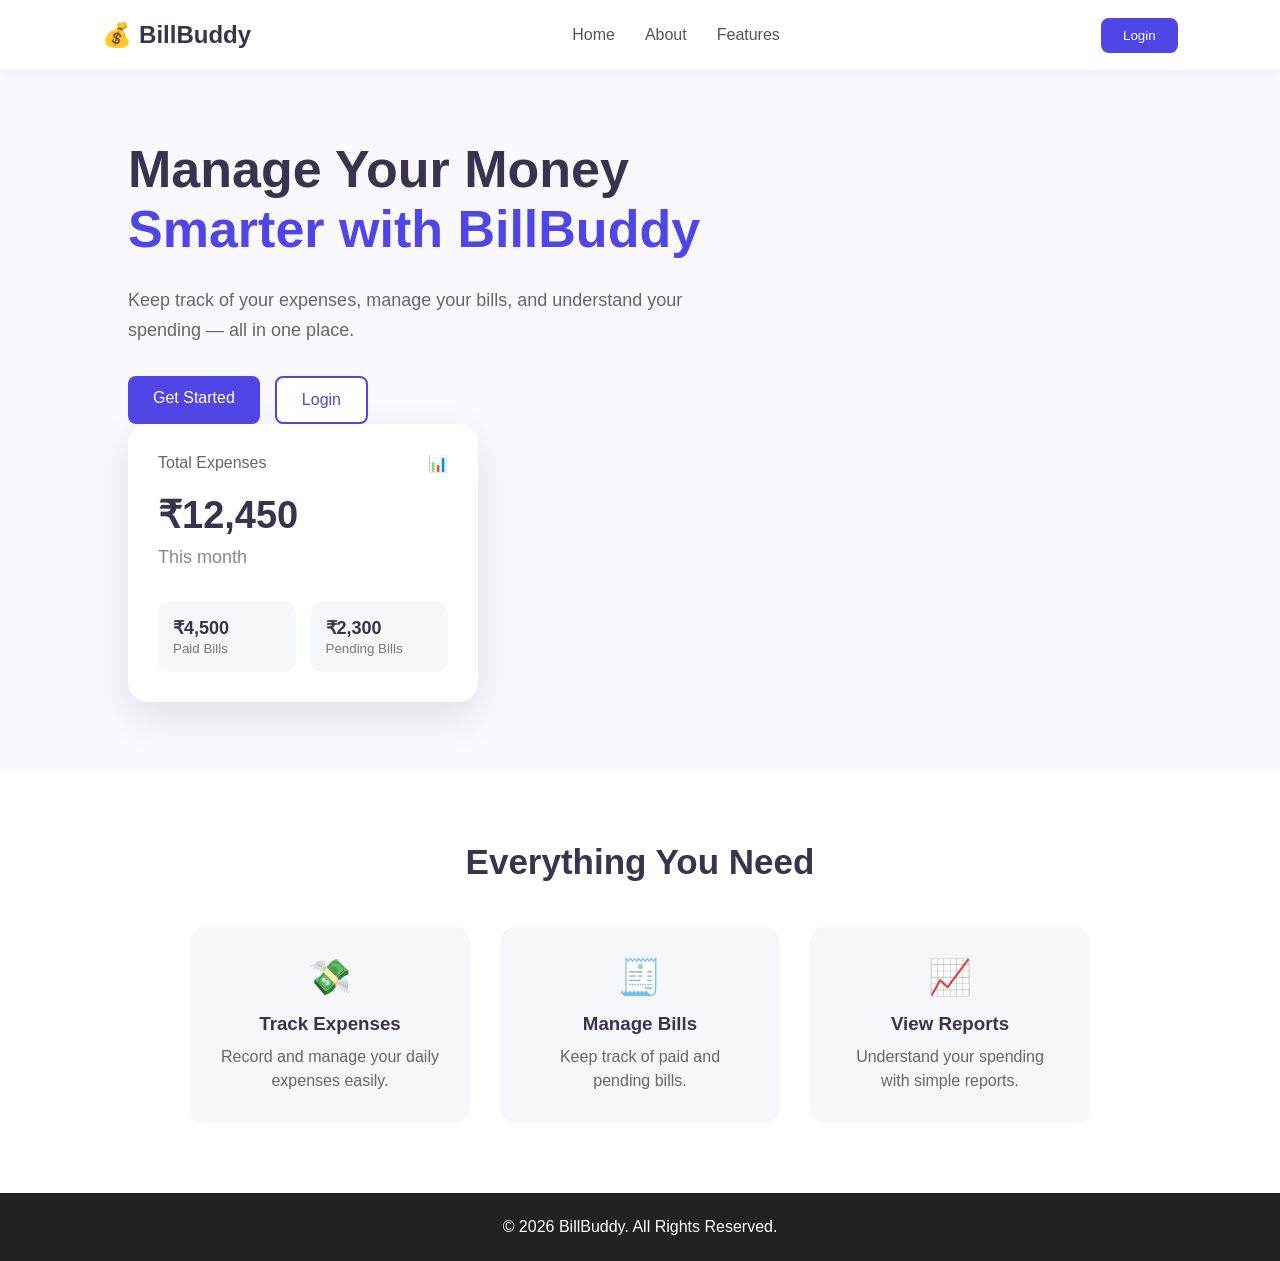
<file: index.html>
<!DOCTYPE html>
<html lang="en">

<head>
    <meta charset="UTF-8">
    <meta name="viewport" content="width=device-width, initial-scale=1.0">

    <title>BillBuddy</title>

    <link rel="stylesheet" href="style.css">
</head>

<body>

    <nav class="navbar">
        <div class="logo">💰 BillBuddy</div>

        <div class="nav-links">
            <a href="#">Home</a>
            <a href="#">About</a>
            <a href="#">Features</a>
        </div>

        <button class="login-btn" onclick="loginMessage()">Login</button>
    </nav>


    <main class="hero">

        <div class="hero-text">

            <h1>
                Manage Your Money<br>
                <span>Smarter with BillBuddy</span>
            </h1>

            <p>
                Keep track of your expenses, manage your bills,
                and understand your spending — all in one place.
            </p>

            <div class="buttons">
    <a href="signup.html" class="primary-btn">Get Started</a>
    <a href="login.html" class="secondary-btn">Login</a>
</div>
          
        <div class="hero-card">

            <div class="card-header">
                <span>Total Expenses</span>
                <span>📊</span>
            </div>

            <h2>₹12,450</h2>

            <p>This month</p>

            <div class="mini-stats">

                <div>
                    <strong>₹4,500</strong>
                    <small>Paid Bills</small>
                </div>

                <div>
                    <strong>₹2,300</strong>
                    <small>Pending Bills</small>
                </div>

            </div>

        </div>

    </main>


    <section class="features">

        <h2>Everything You Need</h2>

        <div class="feature-container">

            <div class="feature">
                <div class="icon">💸</div>
                <h3>Track Expenses</h3>
                <p>Record and manage your daily expenses easily.</p>
            </div>

            <div class="feature">
                <div class="icon">🧾</div>
                <h3>Manage Bills</h3>
                <p>Keep track of paid and pending bills.</p>
            </div>

            <div class="feature">
                <div class="icon">📈</div>
                <h3>View Reports</h3>
                <p>Understand your spending with simple reports.</p>
            </div>

        </div>

    </section>


    <footer>
        <p>© 2026 BillBuddy. All Rights Reserved.</p>
    </footer>


    <script src="script.js"></script>

</body>

</html>
</file>
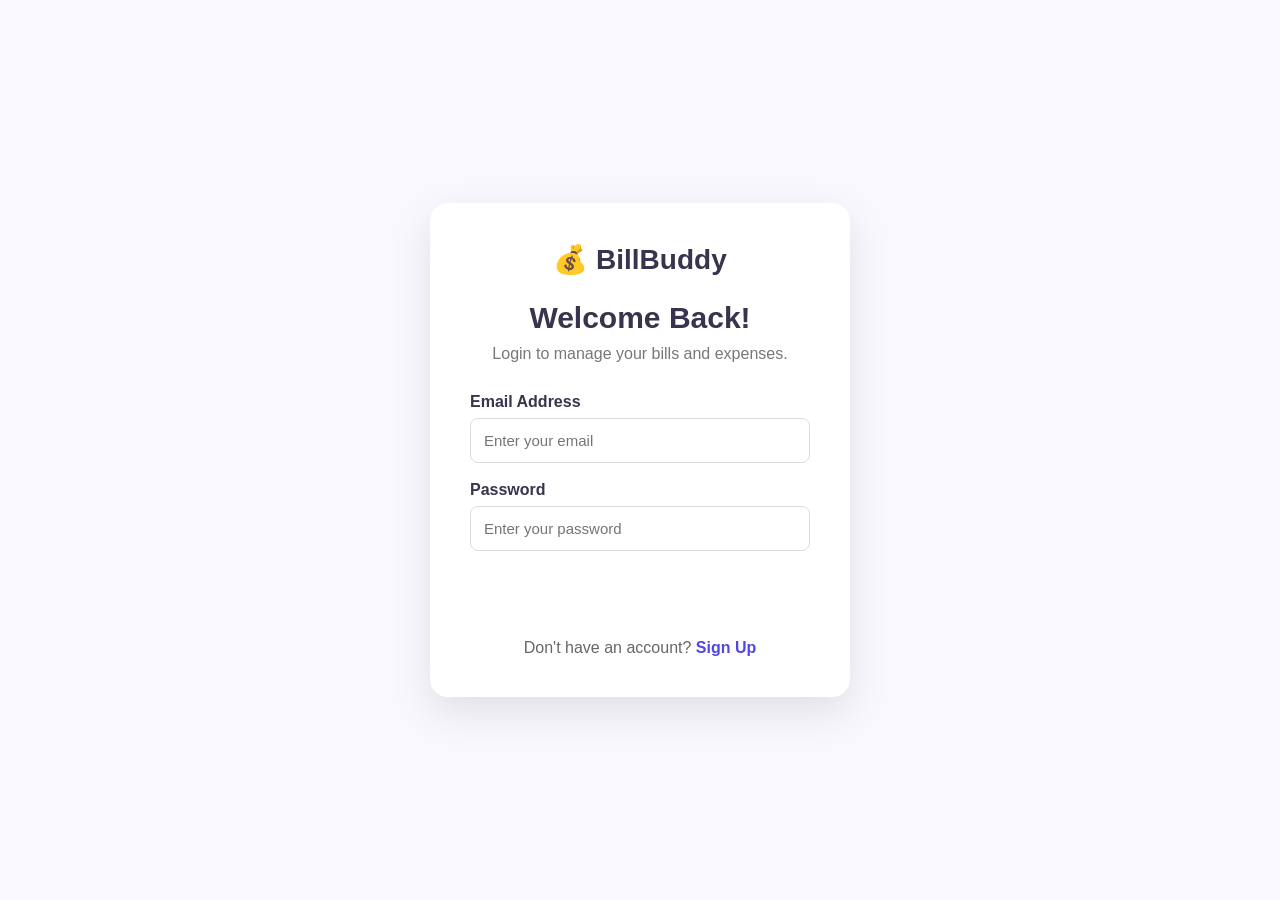
<file: dashboard.html>
<!DOCTYPE html>
<html lang="en">

<head>
    <meta charset="UTF-8">
    <meta name="viewport" content="width=device-width, initial-scale=1.0">

    <title>Dashboard - BillBuddy</title>

    <link rel="stylesheet" href="style.css">
</head>

<body>

    <!-- SIDEBAR -->

    <aside class="sidebar">

        <div class="dashboard-logo">
            💰 BillBuddy
        </div>

        <nav>

            <a href="dashboard.html" class="active">
                🏠 Dashboard
            </a>

            <a href="#expenses">
                💸 Expenses
            </a>

            <a href="#bills">
                🧾 Bills
            </a>

            <a href="#reports">
                📊 Reports
            </a>

        </nav>

        <button class="logout-btn" onclick="logout()">
            🚪 Logout
        </button>

    </aside>


    <!-- MAIN CONTENT -->

    <main class="dashboard-main">

        <header class="dashboard-header">

            <div>
                <h1>Dashboard</h1>
                <p id="welcomeUser">
                    Welcome back! 👋
                </p>
            </div>

            <div class="profile">
                👤
            </div>

        </header>


        <!-- STAT CARDS -->

        <section class="stats">

            <div class="stat-card">
                <span>💸</span>
                <h3>Total Expenses</h3>
                <h2 id="totalExpenses">₹0</h2>
            </div>

            <div class="stat-card">
                <span>🧾</span>
                <h3>Total Bills</h3>
                <h2 id="totalBills">₹0</h2>
            </div>

            <div class="stat-card">
                <span>⏳</span>
                <h3>Pending Bills</h3>
                <h2 id="pendingBills">₹0</h2>
            </div>

            <div class="stat-card">
                <span>📅</span>
                <h3>This Month</h3>
                <h2 id="monthlyExpenses">₹0</h2>
            </div>

        </section>


        <!-- ADD EXPENSE -->

        <section class="dashboard-section" id="expenses">

            <div class="section-title">

                <div>
                    <h2>Expenses</h2>
                    <p>Track your daily spending.</p>
                </div>

            </div>


            <div class="expense-form">

                <input
                    type="text"
                    id="expenseName"
                    placeholder="Expense name"
                >

                <input
                    type="number"
                    id="expenseAmount"
                    placeholder="Amount (₹)"
                >

                <select id="expenseCategory">

                    <option value="Food">🍔 Food</option>

                    <option value="Travel">🚗 Travel</option>

                    <option value="Shopping">🛍 Shopping</option>

                    <option value="Bills">🧾 Bills</option>

                    <option value="Entertainment">🎬 Entertainment</option>

                    <option value="Other">📦 Other</option>

                </select>

                <input
                    type="date"
                    id="expenseDate"
                >

                <button
                    class="primary-btn"
                    onclick="addExpense()"
                >
                    + Add Expense
                </button>

            </div>


            <!-- EXPENSE LIST -->

            <div class="expense-list">

                <h3>Recent Expenses</h3>

                <div id="expenseList">

                    <p class="empty-message">
                        No expenses added yet.
                    </p>

                </div>

            </div>

        </section>

<!-- BILLS -->

<section class="dashboard-section" id="bills">

    <div class="section-title">

        <div>
            <h2>Bills</h2>
            <p>Manage your upcoming and paid bills.</p>
        </div>

    </div>


   <label for="reminderDays">🔔 Remind me before the due date</label>

<select id="reminderDays">
    <option value="0">On the due date</option>
    <option value="1" selected>1 day before</option>
    <option value="3">3 days before</option>
    <option value="7">7 days before</option>
</select>

    <!-- ADD BILL -->

    <div class="expense-form">

        <input
            type="text"
            id="billName"
            placeholder="Bill name"
        >

        <input
            type="number"
            id="billAmount"
            placeholder="Amount (₹)"
        >

        <input
            type="date"
            id="billDueDate"
        >

        <select id="billStatus">

            <option value="Pending">
                ⏳ Pending
            </option>

            <option value="Paid">
                ✅ Paid
            </option>

        </select>

        <button
            class="primary-btn"
            onclick="addBill()"
        >
            + Add Bill
        </button>

    </div>


    <!-- BILL LIST -->

    <div class="expense-list">

        <h3>Your Bills</h3>

        <div id="billList">

            <p class="empty-message">
                No bills added yet.
            </p>

        </div>

    </div>

</section>

  <!-- SMART BUDGET PLANNER -->

<section class="budget-planner">
    <h2>💰 Smart Budget Planner</h2>
    <p>Plan your money, protect your savings! 🌷</p>

```
<form id="budgetForm">
    <label for="monthlyIncome">Monthly Available Money (₹)</label>
    <input
        type="number"
        id="monthlyIncome"
        placeholder="e.g. 15000"
        min="0"
        step="0.01"
        required
    >

    <label for="savingsGoal">Monthly Savings Target (₹)</label>
    <input
        type="number"
        id="savingsGoal"
        placeholder="e.g. 3000"
        min="0"
        step="0.01"
        required
    >

    <button type="submit">✨ Calculate My Budget</button>
</form>

<div id="budgetResult" aria-live="polite"></div>
```

</section>


<!-- REPORTS -->

<section class="dashboard-section" id="reports">

    <div class="section-title">
        <div>
            <h2>Reports</h2>
            <p>Understand where your money is going.</p>
        </div>
    </div>


    <div class="monthly-filter">
    <label for="reportMonth">📅 Select Month:</label>
    <select id="reportMonth">
        <option value="0">January</option>
        <option value="1">February</option>
        <option value="2">March</option>
        <option value="3">April</option>
        <option value="4">May</option>
        <option value="5">June</option>
        <option value="6">July</option>
        <option value="7">August</option>
        <option value="8">September</option>
        <option value="9">October</option>
        <option value="10">November</option>
        <option value="11">December</option>
    </select>

```
<label for="reportYear">📆 Select Year:</label>
<select id="reportYear"></select>
```

</div>
;

    <div class="report-grid">

        <div class="report-card">
            <div class="report-icon">💰</div>
            <div>
                <h3>Total Spending</h3>
                <p id="reportTotal">₹0</p>
            </div>
        </div>

        <div class="report-card">
            <div class="report-icon">📅</div>
            <div>
                <h3>This Month</h3>
                <p id="reportMonthly">₹0</p>
            </div>
        </div>

    </div>

    <div class="expense-list">

        <h3>Spending by Category</h3>

        <div id="categoryReport">
            <p class="empty-message">
                Add some expenses to see your report.
            </p>
        </div>

    </div>

</section>
        
             <footer class="dashboard-footer">
            © 2026 BillBuddy
        </footer>

    </main>


    <script src="script.js"></script>

</body>

</html>
</file>
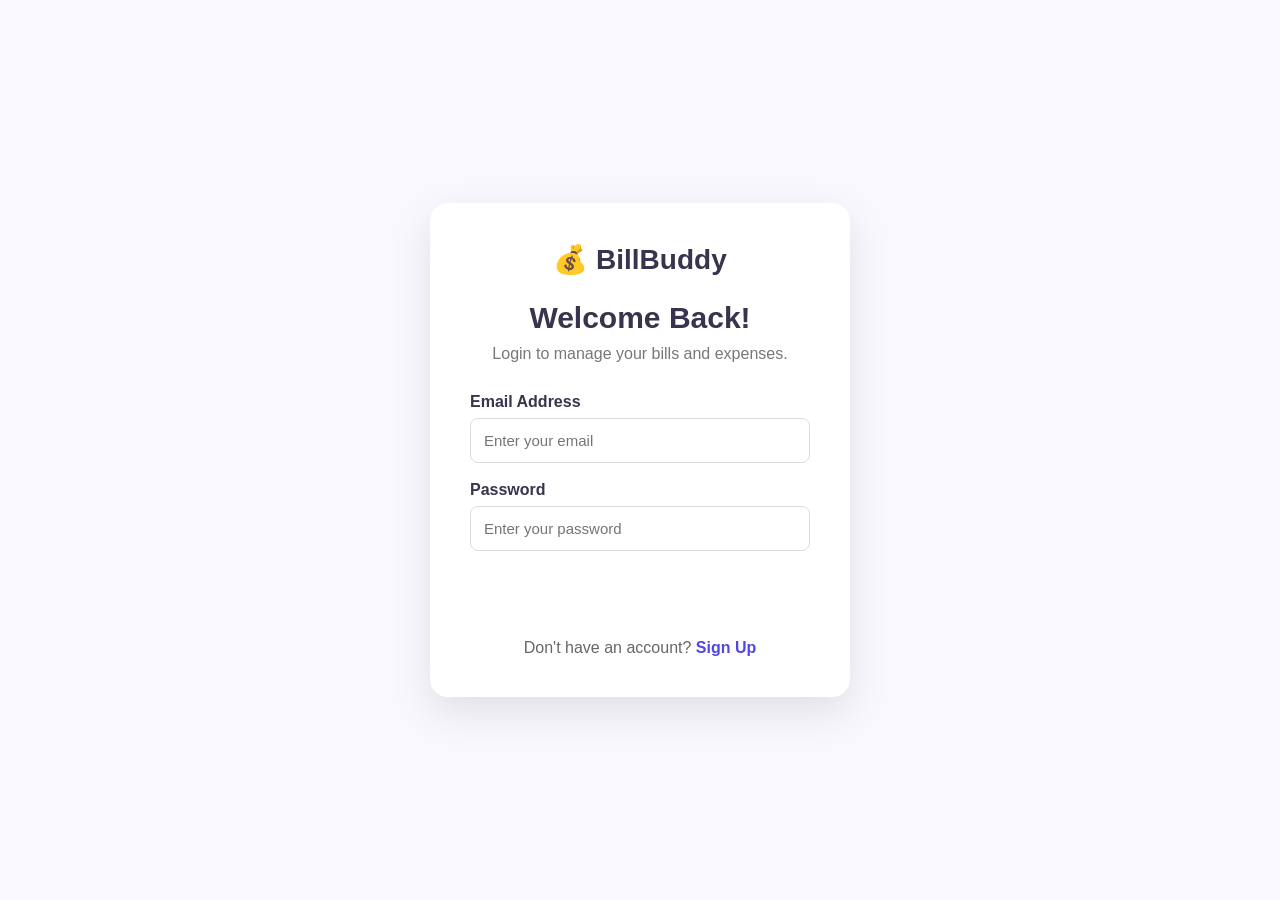
<file: login.html>
<!DOCTYPE html>
<html lang="en">

<head>
    <meta charset="UTF-8">
    <meta name="viewport" content="width=device-width, initial-scale=1.0">
    <title>Login - BillBuddy</title>

    <link rel="stylesheet" href="style.css">
</head>

<body>

    <div class="auth-container">

        <div class="auth-box">

            <div class="auth-logo">
                💰 BillBuddy
            </div>

            <h1>Welcome Back!</h1>

            <p class="auth-subtitle">
                Login to manage your bills and expenses.
            </p>

            <form id="loginForm">

                <label>Email Address</label>

                <input
                    type="email"
                    id="loginEmail"
                    placeholder="Enter your email"
                    required
                >

                <label>Password</label>

                <input
                    type="password"
                    id="loginPassword"
                    placeholder="Enter your password"
                    required
                >

                <button type="submit" class="primary-btn">
                    Login
                </button>

            </form>

            <p class="auth-switch">
                Don't have an account?
                <a href="signup.html">Sign Up</a>
            </p>

        </div>

    </div>

    <script src="script.js"></script>

</body>

</html>
</file>
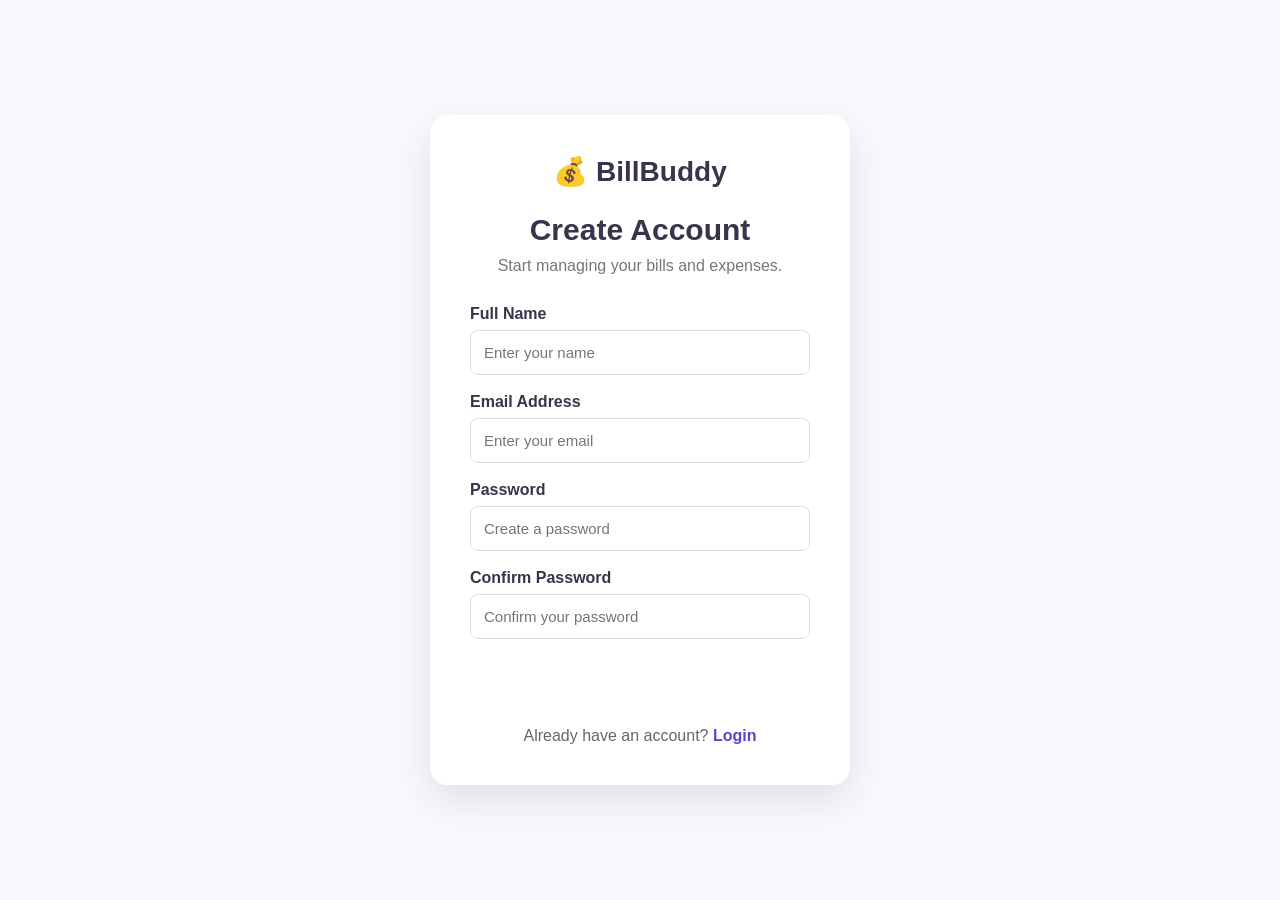
<file: signup.html>
<!-- signup.html -->
<!DOCTYPE html>
<html lang="en">

<head>
    <meta charset="UTF-8">
    <meta name="viewport" content="width=device-width, initial-scale=1.0">
    <title>Sign Up - BillBuddy</title>

    <link rel="stylesheet" href="style.css">
</head>

<body>

    <div class="auth-container">

        <div class="auth-box">

            <div class="auth-logo">
                💰 BillBuddy
            </div>

            <h1>Create Account</h1>

            <p class="auth-subtitle">
                Start managing your bills and expenses.
            </p>

            <form id="signupForm">

                <label>Full Name</label>
                <input type="text" id="signupName" placeholder="Enter your name" required>

                <label>Email Address</label>
                <input type="email" id="signupEmail" placeholder="Enter your email" required>

                <label>Password</label>
                <input type="password" id="signupPassword" placeholder="Create a password" required>

                <label>Confirm Password</label>
                <input type="password" id="confirmPassword" placeholder="Confirm your password" required>

                <button type="submit" class="primary-btn">
                    Create Account
                </button>

            </form>

            <p class="auth-switch">
                Already have an account?
                <a href="login.html">Login</a>
            </p>

        </div>

    </div>

    <!-- Connect JavaScript -->
    <script src="script.js"></script>

</body>

</html>
</file>
<file: style.css>
* {
    margin: 0;
    padding: 0;
    box-sizing: border-box;
}

body {
    font-family: Arial, sans-serif;
    background: #f6f7fb;
    color: #222;
}


/* NAVBAR */

.navbar {
    height: 70px;
    display: flex;
    align-items: center;
    justify-content: space-between;
    padding: 0 8%;
    background: white;
    box-shadow: 0 2px 10px rgba(0, 0, 0, 0.05);
}

.logo {
    font-size: 24px;
    font-weight: bold;
}

.nav-links {
    display: flex;
    gap: 30px;
}

.nav-links a {
    text-decoration: none;
    color: #555;
}

.nav-links a:hover {
    color: #4f46e5;
}

.login-btn {
    border: none;
    background: #4f46e5;
    color: white;
    padding: 10px 22px;
    border-radius: 8px;
    cursor: pointer;
}


/* HERO */

.hero {
    min-height: 550px;
    display: flex;
    align-items: center;
    justify-content: space-between;
    padding: 70px 10%;
    gap: 60px;
}

.hero-text {
    max-width: 600px;
}

.hero-text h1 {
    font-size: 52px;
    line-height: 1.15;
    margin-bottom: 25px;
}

.hero-text h1 span {
    color: #4f46e5;
}

.hero-text p {
    font-size: 18px;
    line-height: 1.7;
    color: #666;
    margin-bottom: 30px;
}


/* BUTTONS */

.buttons {
    display: flex;
    gap: 15px;
}

.primary-btn,
.secondary-btn {
    padding: 13px 25px;
    border-radius: 8px;
    font-size: 16px;
    cursor: pointer;
}

.primary-btn {
    border: none;
    background: #4f46e5;
    color: white;
}

.secondary-btn {
    border: 2px solid #4f46e5;
    background: white;
    color: #4f46e5;
}


/* DASHBOARD CARD */

.hero-card {
    background: white;
    width: 350px;
    padding: 30px;
    border-radius: 20px;
    box-shadow: 0 15px 40px rgba(0, 0, 0, 0.1);
}

.card-header {
    display: flex;
    justify-content: space-between;
    color: #666;
}

.hero-card h2 {
    font-size: 38px;
    margin: 20px 0 5px;
}

.hero-card > p {
    color: #888;
}

.mini-stats {
    display: flex;
    gap: 15px;
    margin-top: 30px;
}

.mini-stats div {
    flex: 1;
    background: #f6f7fb;
    padding: 15px;
    border-radius: 10px;
}

.mini-stats strong {
    display: block;
    font-size: 18px;
}

.mini-stats small {
    color: #777;
}


/* FEATURES */

.features {
    background: white;
    text-align: center;
    padding: 70px 10%;
}

.features h2 {
    font-size: 35px;
    margin-bottom: 45px;
}

.feature-container {
    display: flex;
    justify-content: center;
    gap: 30px;
}

.feature {
    width: 280px;
    padding: 30px;
    border-radius: 15px;
    background: #f6f7fb;
}

.icon {
    font-size: 35px;
    margin-bottom: 15px;
}

.feature h3 {
    margin-bottom: 10px;
}

.feature p {
    color: #666;
    line-height: 1.5;
}


/* FOOTER */

footer {
    text-align: center;
    padding: 25px;
    background: #222;
    color: white;
}


/* MOBILE */

@media (max-width: 800px) {

    .nav-links {
        display: none;
    }

    .hero {
        flex-direction: column;
        text-align: center;
    }

    .buttons {
        justify-content: center;
    }

    .hero-text h1 {
        font-size: 40px;
    }

    .feature-container {
        flex-direction: column;
        align-items: center;
    }

}
/* =========================
   SIGN UP / LOGIN PAGES
   ========================= */

.auth-container {
    min-height: 100vh;
    display: flex;
    justify-content: center;
    align-items: center;
    padding: 30px;
}

.auth-box {
    width: 420px;
    background: white;
    padding: 40px;
    border-radius: 18px;
    box-shadow: 0 15px 40px rgba(0, 0, 0, 0.1);
}

.auth-logo {
    text-align: center;
    font-size: 28px;
    font-weight: bold;
    margin-bottom: 25px;
}

.auth-box h1 {
    text-align: center;
    font-size: 30px;
    margin-bottom: 10px;
}

.auth-subtitle {
    text-align: center;
    color: #777;
    margin-bottom: 30px;
}

.auth-box form {
    display: flex;
    flex-direction: column;
    width: 100%;
}

.auth-box label {
    display: block;
    width: 100%;
    margin-bottom: 7px;
    font-weight: 600;
}

.auth-box input {
    display: block;
    width: 100%;
    padding: 13px;
    margin-bottom: 18px;
    border: 1px solid #ddd;
    border-radius: 8px;
    font-size: 15px;
    outline: none;
    box-sizing: border-box;
}

.auth-box label {
    margin-bottom: 7px;
    font-weight: 600;
}

.auth-box input {
    padding: 13px;
    margin-bottom: 18px;
    border: 1px solid #ddd;
    border-radius: 8px;
    font-size: 15px;
    outline: none;
}

.auth-box input:focus {
    border-color: #4f46e5;
}

.auth-box .primary-btn {
    width: 100%;
    margin-top: 5px;
}

.auth-switch {
    text-align: center;
    margin-top: 25px;
    color: #666;
}

.auth-switch a {
    color: #4f46e5;
    text-decoration: none;
    font-weight: bold;
}
/* ==============================
   BILLBUDDY DASHBOARD
   ============================== */

body {
    background: #f6f7fb;
}


/* SIDEBAR */

.sidebar {
    position: fixed;
    left: 0;
    top: 0;
    width: 240px;
    height: 100vh;
    background: #ffffff;
    padding: 30px 20px;
    box-shadow: 2px 0 15px rgba(0, 0, 0, 0.06);
    display: flex;
    flex-direction: column;
    z-index: 10;
}

.dashboard-logo {
    font-size: 24px;
    font-weight: bold;
    margin-bottom: 45px;
    text-align: center;
}

.sidebar nav {
    display: flex;
    flex-direction: column;
    gap: 10px;
}

.sidebar nav a {
    padding: 14px 16px;
    text-decoration: none;
    color: #555;
    border-radius: 10px;
    font-weight: 500;
}

.sidebar nav a:hover,
.sidebar nav a.active {
    background: #4f46e5;
    color: white;
}

.logout-btn {
    margin-top: auto;
    padding: 13px;
    border: none;
    border-radius: 10px;
    background: #f1f1f1;
    cursor: pointer;
    font-size: 15px;
}

.logout-btn:hover {
    background: #fee2e2;
    color: #dc2626;
}


/* MAIN */

.dashboard-main {
    margin-left: 280px;
    padding: 35px 45px;
    max-width: 1400px;
}


/* HEADER */

.dashboard-header {
    display: flex;
    justify-content: space-between;
    align-items: center;
    margin-bottom: 35px;
}

.dashboard-header h1 {
    font-size: 32px;
    margin-bottom: 8px;
}

.dashboard-header p {
    color: #777;
}

.profile {
    width: 45px;
    height: 45px;
    background: white;
    border-radius: 50%;
    display: flex;
    justify-content: center;
    align-items: center;
    box-shadow: 0 5px 15px rgba(0,0,0,0.08);
}


/* STAT CARDS */

.stats {
    display: grid;
    grid-template-columns: repeat(4, 1fr);
    gap: 20px;
    margin-bottom: 35px;
}

.stat-card {
    background: white;
    padding: 25px;
    border-radius: 15px;
    box-shadow: 0 8px 25px rgba(0,0,0,0.06);
}

.stat-card span {
    font-size: 28px;
}

.stat-card h3 {
    font-size: 15px;
    color: #777;
    margin: 12px 0;
}

.stat-card h2 {
    font-size: 28px;
}


/* SECTIONS */

.dashboard-section {
    background: white;
    padding: 30px;
    border-radius: 15px;
    margin-bottom: 30px;
    box-shadow: 0 8px 25px rgba(0,0,0,0.05);
}

.section-title {
    margin-bottom: 25px;
}

.section-title h2 {
    margin-bottom: 7px;
}

.section-title p {
    color: #777;
}


/* EXPENSE FORM */

.expense-form {
    display: grid;
    grid-template-columns: 1.5fr 1fr 1fr 1fr auto;
    gap: 12px;
    margin-bottom: 30px;
}

.expense-form input,
.expense-form select {
    padding: 12px;
    border: 1px solid #ddd;
    border-radius: 8px;
    font-size: 14px;
    outline: none;
}

.expense-form input:focus,
.expense-form select:focus {
    border-color: #4f46e5;
}


/* EXPENSE LIST */

.expense-list {
    margin-top: 20px;
}

.expense-list h3 {
    margin-bottom: 15px;
}

.expense-item {
    display: flex;
    justify-content: space-between;
    align-items: center;
    padding: 16px;
    border-bottom: 1px solid #eee;
}

.expense-info {
    display: flex;
    flex-direction: column;
    gap: 5px;
}

.expense-info strong {
    font-size: 16px;
}

.expense-info small {
    color: #888;
}

.expense-right {
    display: flex;
    align-items: center;
    gap: 15px;
}

.expense-amount {
    font-weight: bold;
}

.delete-expense {
    border: none;
    background: #fee2e2;
    color: #dc2626;
    padding: 7px 10px;
    border-radius: 6px;
    cursor: pointer;
}

.empty-message {
    color: #888;
    text-align: center;
    padding: 25px;
}


/* BILLS */

.bill-box {
    display: flex;
    justify-content: space-between;
    align-items: center;
    padding: 18px;
    border: 1px solid #eee;
    border-radius: 10px;
    margin-bottom: 12px;
}

.bill-box div {
    display: flex;
    flex-direction: column;
    gap: 7px;
}

.pending {
    background: #fff7ed;
    color: #ea580c;
    padding: 7px 12px;
    border-radius: 20px;
    font-size: 13px;
}

.paid {
    background: #ecfdf5;
    color: #059669;
    padding: 7px 12px;
    border-radius: 20px;
    font-size: 13px;
}

.demo-note {
    margin-top: 15px;
    color: #999;
    font-size: 13px;
}



/* ==============================
   REPORTS
============================== */

.report-grid {
    display: grid;
    grid-template-columns: repeat(2, 1fr);
    gap: 20px;
    margin-bottom: 25px;
}

.report-card {
    display: flex;
    align-items: center;
    gap: 20px;
    padding: 25px;
    background: #f6f7fb;
    border-radius: 15px;
    border: 1px solid #eee;
    transition: 0.2s ease;
}

.report-card:hover {
    transform: translateY(-3px);
    box-shadow: 0 8px 20px rgba(0,0,0,0.06);
}

.report-icon {
    width: 55px;
    height: 55px;
    display: flex;
    align-items: center;
    justify-content: center;
    background: white;
    border-radius: 14px;
    font-size: 28px;
}

.report-card h3 {
    margin-bottom: 8px;
    font-size: 15px;
    color: #777;
}

.report-card p {
    font-size: 25px;
    font-weight: bold;
}

#categoryReport .expense-item {
    background: #fafafa;
    border-radius: 10px;
    margin-bottom: 8px;
    border: 1px solid #eee;
}

.report-icon {
    font-size: 45px;
}


/* FOOTER */

.dashboard-footer {
    text-align: center;
    padding: 25px;
    color: #888;
}


/* MOBILE */

@media (max-width: 1000px) {

    .stats {
        grid-template-columns: repeat(2, 1fr);
    }

    .expense-form {
        grid-template-columns: 1fr 1fr;
    }
}

@media (max-width: 700px) {

    .sidebar {
        position: relative;
        width: auto;
        height: auto;
    }

    .dashboard-main {
        margin-left: 0;
        padding: 20px;
    }

    .stats {
        grid-template-columns: 1fr;
    }

    .expense-form {
        grid-template-columns: 1fr;
    }
}
html {
    scroll-behavior: smooth;
}
.sidebar nav a {
    transition: 0.2s ease;
}
.buttons a {
    text-decoration: none;
    display: inline-block;
    text-align: center;
}
/* ========================================
BILLBUDDY — PASTEL DREAM THEME 🌷
Add this code at the bottom of style.css
======================================== */

:root {
--pastel-purple: #B8A9E8;
--pastel-pink: #F8C8DC;
--pastel-mint: #C7EDE2;
--pastel-peach: #FFE0CC;
--pastel-blue: #D6E8FF;

```
--primary: #8B78CC;
--primary-dark: #6D5AB0;

--background: #FAF8FF;
--card-background: #FFFFFF;
--text-primary: #39334D;
--text-secondary: #827B96;

--border: #EEE9F7;
--shadow: 0 8px 25px rgba(139, 120, 204, 0.10);
```

}

/* General page */

body {
background: var(--background);
color: var(--text-primary);
font-family: 'Poppins', 'Segoe UI', sans-serif;
}

/* Headings */

h1, h2, h3, h4 {
color: var(--text-primary);
}

/* Navigation links and buttons */

a {
transition: all 0.25s ease;
}

button,
.btn,
button[type="submit"],
input[type="submit"] {
background: var(--primary);
color: white;
border: none;
border-radius: 12px;
padding: 11px 18px;
cursor: pointer;
transition: all 0.25s ease;
}

button:hover,
.btn:hover,
button[type="submit"]:hover,
input[type="submit"]:hover {
background: var(--primary-dark);
transform: translateY(-2px);
box-shadow: 0 5px 15px rgba(139, 120, 204, 0.22);
}

/* Cards */

.card,
.stat-card,
.feature-card,
.expense-card,
.bill-card {
background: var(--card-background);
border: 1px solid var(--border);
border-radius: 20px;
box-shadow: var(--shadow);
transition: transform 0.25s ease, box-shadow 0.25s ease;
}

.card:hover,
.stat-card:hover,
.feature-card:hover {
transform: translateY(-4px);
box-shadow: 0 12px 30px rgba(139, 120, 204, 0.15);
}

/* Form fields */

input,
select,
textarea {
background: #FFFFFF;
color: var(--text-primary);
border: 1px solid #E4DDF3;
border-radius: 12px;
padding: 12px 14px;
outline: none;
transition: border-color 0.2s ease, box-shadow 0.2s ease;
max-width: 100%;
}

input:focus,
select:focus,
textarea:focus {
border-color: var(--primary);
box-shadow: 0 0 0 4px rgba(184, 169, 232, 0.22);
}

/* Sidebar */

.sidebar {
background: linear-gradient(180deg, #F0EAFF, #FFF0F6);
border-right: 1px solid var(--border);
}

.sidebar a {
border-radius: 12px;
transition: all 0.2s ease;
}

.sidebar a:hover,
.sidebar a.active {
background: #FFFFFF;
color: var(--primary-dark);
}

/* Dashboard statistics */

.stat-card:nth-child(1) {
background: linear-gradient(135deg, #F0EAFF, #FFFFFF);
}

.stat-card:nth-child(2) {
background: linear-gradient(135deg, #E2F7F0, #FFFFFF);
}

.stat-card:nth-child(3) {
background: linear-gradient(135deg, #FFEAF2, #FFFFFF);
}

.stat-card:nth-child(4) {
background: linear-gradient(135deg, #FFF0E4, #FFFFFF);
}

/* Status labels */

.status,
.badge {
border-radius: 20px;
padding: 5px 10px;
font-size: 12px;
font-weight: 600;
}

.paid,
.success {
background: #DDF5E8;
color: #287A50;
}

.pending,
.warning {
background: #FFF0D8;
color: #98651B;
}

/* Tables */

table {
width: 100%;
border-collapse: collapse;
background: white;
border-radius: 14px;
overflow: hidden;
}

th {
background: #F0EAFF;
color: var(--text-primary);
padding: 14px;
text-align: left;
}

td {
padding: 13px 14px;
border-bottom: 1px solid var(--border);
}

tr:hover td {
background: #FCFAFF;
}

/* Feature sections */

.feature-card:nth-child(3n+1) {
border-top: 4px solid var(--pastel-purple);
}

.feature-card:nth-child(3n+2) {
border-top: 4px solid var(--pastel-pink);
}

.feature-card:nth-child(3n+3) {
border-top: 4px solid var(--pastel-mint);
}

/* Scrollbar */

::-webkit-scrollbar {
width: 8px;
}

::-webkit-scrollbar-track {
background: #F5F1FC;
}

::-webkit-scrollbar-thumb {
background: #C5B8E8;
border-radius: 10px;
}

::-webkit-scrollbar-thumb:hover {
background: #A795DA;
}

/* Responsive adjustments */

@media (max-width: 768px) {
.card,
.stat-card,
.feature-card {
border-radius: 16px;
}

```
button,
.btn {
    padding: 10px 14px;
}
```

}
z
</file>
